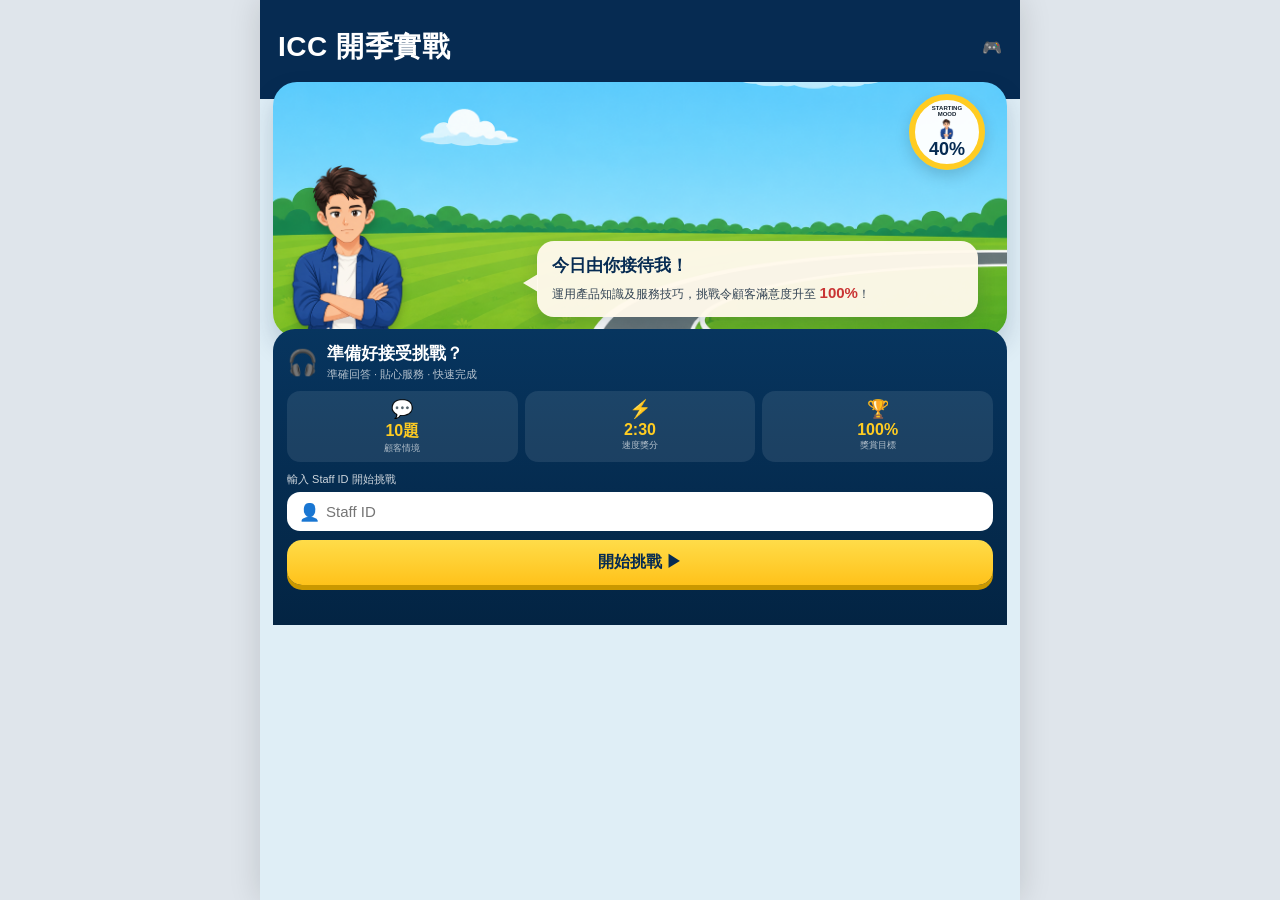
<file: index.html>
<!DOCTYPE html>
<html lang="zh-HK">
<head>
  <meta charset="UTF-8">
<meta
  name="viewport"
  content="width=device-width, initial-scale=1.0, viewport-fit=cover"
>
  <title>ICC 開季實戰</title>
  <link rel="stylesheet" href="style.css">
</head>
<body>
<main class="game-shell">

<section id="screenLanding" class="screen active">

  <div class="landing-game">

    <div class="landing-topbar">
      <h1>ICC 開季實戰</h1>
      <div class="game-icon">🎮</div>
    </div>

    <div class="landing-stage">

      <img
        class="landing-bg"
        src="images/racecourse-bg.png"
        alt=""
      >

      <img
        class="landing-customer"
        src="images/customer-neutral.png"
        alt="Customer"
      >

      <div class="landing-mood-card">
        <small>STARTING<br>MOOD</small>
        <img src="images/customer-neutral.png" alt="">
        <strong>40%</strong>
      </div>

      <div class="bubble landing-speech">
        <strong>今日由你接待我！</strong>
        <p>
          運用產品知識及服務技巧，挑戰令顧客滿意度升至
          <b>100%</b>！
        </p>
      </div>

    </div>


    <div class="landing-panel">

      <div class="landing-mission-title">
        <span class="mission-icon">🎧</span>

        <div>
          <h2>準備好接受挑戰？</h2>
          <p>準確回答 · 貼心服務 · 快速完成</p>
        </div>
      </div>


      <div class="landing-quick-info">

        <div class="quick-info-item">
          <span>💬</span>
          <strong>10題</strong>
          <small>顧客情境</small>
        </div>

        <div class="quick-info-item">
          <span>⚡</span>
          <strong>2:30</strong>
          <small>速度獎分</small>
        </div>

        <div class="quick-info-item">
          <span>🏆</span>
          <strong>100%</strong>
          <small>獎賞目標</small>
        </div>

      </div>


      <div class="staff-entry">

        <label for="staffId">
          輸入 Staff ID 開始挑戰
        </label>

        <div class="staff-input-wrap">
          <span class="staff-icon">👤</span>

          <input
            id="staffId"
            type="text"
            inputmode="numeric"
            autocomplete="off"
            placeholder="Staff ID"
          >
        </div>

      </div>


      <button
        id="goRulesBtn"
        class="yellow-btn landing-start-btn"
      >
        開始挑戰 ▶
      </button>

      <p
        id="landingMessage"
        class="status"
      ></p>

    </div>

  </div>

</section>

<section id="screenRules" class="screen">
    <div class="navy-header">
      <button id="backBtn" class="back-btn">‹</button>
      <h2>挑戰規則</h2>
      <span></span>
    </div>

    <div class="rules-page">
<div class="rules-person">
  <img
    src="images/customer-neutral.png"
    alt="Customer"
    class="rules-person-image"
  >
</div>
      <div class="bubble rules-bubble">
        <strong>你嘅任務</strong>
        <p>揀出最合適嘅回應，令顧客心情愈嚟愈好！</p>
      </div>

      <div class="rules-board">
        <div class="rule"><span>💬</span><div><b>10 個顧客情境</b><small>選擇最合適的回應</small></div></div>
        <div class="rule"><span>❤️</span><div><b>提升顧客滿意度</b><small>每個選擇都會影響 Customer Mood</small></div></div>
        <div class="rule"><span>⚡</span><div><b>2 分 30 秒內完成</b><small>可獲額外 10 分速度獎分</small></div></div>
        <div class="rule"><span>🏆</span><div><b>100% Happy Customer</b><small>達標即可符合獎賞資格</small></div></div>
      </div>

      <button id="startBtn" class="yellow-btn">開始接待顧客</button>
      <div class="tip">💡 撳開始後先正式計時</div>
    </div>
  </section>

  <section id="screenLoading" class="screen">
    <div class="loading-page">
      <div class="spinner"></div>
      <h2>顧客打緊電話入嚟喇…</h2>
      <p>載入題目中</p>
    </div>
  </section>

  <section id="screenGame" class="screen game-screen">
   <div class="game-head">
  <span>ICC 開季實戰</span>
</div>

    <div class="progress-bar-area">

  <div class="progress-title">

    <div>
      <small>對話進度</small>
      <strong id="questionCounter">1 / 10</strong>
    </div>

    <span id="questionType">Product</span>

  </div>

  <div id="stepDots" class="step-dots"></div>

  <div class="progress-timer">
    <span>⏱ 完成時間</span>
    <strong id="timerText">00:00</strong>
  </div>

</div>

    <div class="race-scene">

      <img
        id="customerFace"
        class="game-customer"
        src="images/customer-neutral.png"
        alt="Customer"
      >

      <div class="mood-gauge">
        <div class="mood-inner">
          <small>顧客心情</small>
          <img
            id="moodEmoji"
            class="mood-mini-face"
            src="images/customer-neutral.png"
            alt=""
          >
          <strong id="moodText">40%</strong>
        </div>
      </div>

      <!-- Customer question bubble -->
      <div class="customer-question-wrap">
        <div class="bubble customer-bubble">
          <div class="customer-bubble-label">顧客</div>
          <p id="questionText"></p>
        </div>
      </div>

    </div>

    <div class="answer-panel">
      <div class="answer-title">
        <span class="headset">🎧</span>
        <div>
          <h3>你會點樣回應顧客？</h3>
          <p>請選擇最合適的回應</p>
        </div>
      </div>

      <div id="answerList" class="answer-list"></div>
      <div class="tip">💡 準確資訊 + 清晰解釋 + 良好服務態度 = 滿意顧客</div>
    </div>

    <!-- ANSWER FEEDBACK POPUP -->
    <div id="feedbackModal" class="feedback-modal hidden" aria-hidden="true">

      <div class="feedback-modal-card" role="dialog" aria-modal="true" aria-labelledby="feedbackMoodTitle">

        <div class="feedback-modal-customer">
          <img
            id="feedbackMoodImage"
            src="images/customer-neutral.png"
            alt="Customer reaction"
          >
        </div>

        <div class="feedback-modal-text">
          <small id="feedbackMoodTitle"></small>
          <p id="feedbackReaction"></p>
        </div>

        <button
          id="modalNextBtn"
          class="yellow-btn modal-next-btn"
          type="button"
        >
          繼續 ▶
        </button>

      </div>

    </div>

  </section>

  <section id="screenResult" class="screen result-screen">
    <div class="result-title">挑戰完成！</div>

    <div class="result-scene">
      <div class="confetti">◆　■　●　◆　■　●</div>
    <img
  id="resultCustomer"
  class="result-person"
  src="images/customer-neutral.png"
  alt="Customer"
>

      <div class="bubble result-bubble">
        <span>今次你嘅表現……</span>
        <strong id="resultTitle">客戶非常滿意！</strong>
        <p id="resultMessage">你為顧客提供了專業又貼心嘅服務。</p>
      </div>

      <div class="final-gauge">
        <small>最終顧客心情</small>
<img
  id="resultFace"
  class="result-mini-face"
  src="images/customer-neutral.png"
  alt=""
>
        <strong id="finalMood">100%</strong>
      </div>
    </div>

    <div class="summary-card">
      <h3>表現總結</h3>
      <div class="summary-row"><span>🧠</span><b>產品知識準確度</b><strong id="productScore">7 / 7</strong></div>
      <div class="summary-row"><span>❤️</span><b>服務技巧表現</b><strong id="serviceScore">3 / 3</strong></div>
      <div class="summary-row"><span>⏱</span><b>完成時間</b><strong id="completionTime">02:18</strong></div>
      <div class="summary-row"><span>⚡</span><b>速度獎分</b><strong id="speedBonus">+10</strong></div>

      <div id="rewardBox" class="award">
        <span class="trophy">🏆</span>
        <div><strong>Happy Customer Award</strong><small>達到 100% 即符合獎賞資格 🎉</small></div>
      </div>

      <p id="submitStatus" class="status light"></p>
      <div class="result-buttons single-button">
  <button id="restartBtn" class="outline-btn">⌂ 返回主頁</button>
</div>
    </div>
  </section>

</main>
<script src="script.js"></script>
</body>
</html>
</file>
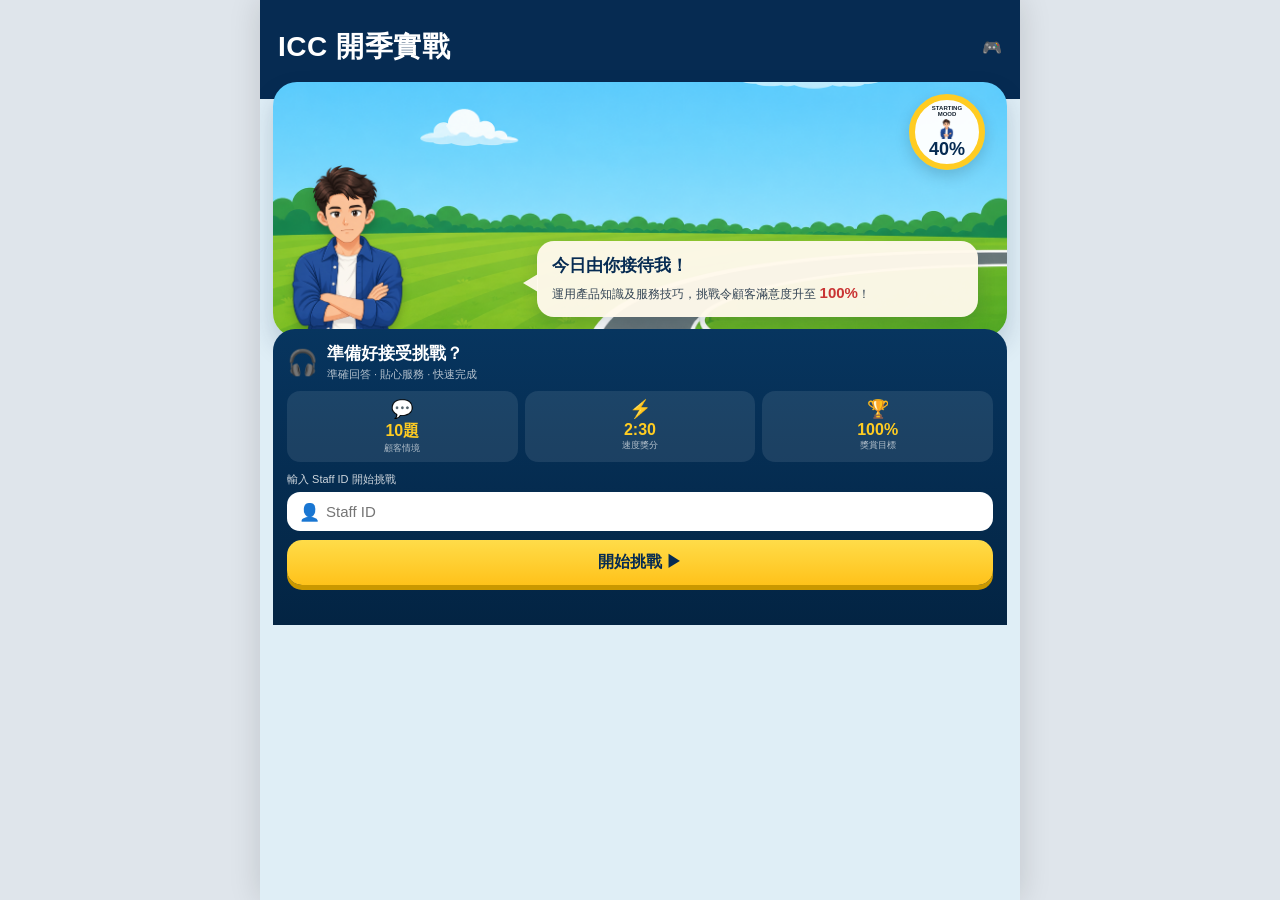
<file: index_cleaned.html>
<!DOCTYPE html>
<html lang="zh-HK">
<head>
  <meta charset="UTF-8">
<meta
  name="viewport"
  content="width=device-width, initial-scale=1.0, viewport-fit=cover"
>
  <title>ICC 開季實戰</title>
  <link rel="stylesheet" href="style.css">
</head>
<body>
<main class="game-shell">

<section id="screenLanding" class="screen active">

  <div class="landing-game">

    <div class="landing-topbar">
      <h1>ICC 開季實戰</h1>
      <div class="game-icon">🎮</div>
    </div>

    <div class="landing-stage">

      <img
        class="landing-bg"
        src="images/racecourse-bg.png"
        alt=""
      >

      <img
        class="landing-customer"
        src="images/customer-neutral.png"
        alt="Customer"
      >

      <div class="landing-mood-card">
        <small>STARTING<br>MOOD</small>
        <img src="images/customer-neutral.png" alt="">
        <strong>40%</strong>
      </div>

      <div class="bubble landing-speech">
        <strong>今日由你接待我！</strong>
        <p>
          運用產品知識及服務技巧，挑戰令顧客滿意度升至
          <b>100%</b>！
        </p>
      </div>

    </div>


    <div class="landing-panel">

      <div class="landing-mission-title">
        <span class="mission-icon">🎧</span>

        <div>
          <h2>準備好接受挑戰？</h2>
          <p>準確回答 · 貼心服務 · 快速完成</p>
        </div>
      </div>


      <div class="landing-quick-info">

        <div class="quick-info-item">
          <span>💬</span>
          <strong>10題</strong>
          <small>顧客情境</small>
        </div>

        <div class="quick-info-item">
          <span>⚡</span>
          <strong>2:30</strong>
          <small>速度獎分</small>
        </div>

        <div class="quick-info-item">
          <span>🏆</span>
          <strong>100%</strong>
          <small>獎賞目標</small>
        </div>

      </div>


      <div class="staff-entry">

        <label for="staffId">
          輸入 Staff ID 開始挑戰
        </label>

        <div class="staff-input-wrap">
          <span class="staff-icon">👤</span>

          <input
            id="staffId"
            type="text"
            inputmode="numeric"
            autocomplete="off"
            placeholder="Staff ID"
          >
        </div>

      </div>


      <button
        id="goRulesBtn"
        class="yellow-btn landing-start-btn"
      >
        開始挑戰 ▶
      </button>

      <p
        id="landingMessage"
        class="status"
      ></p>

    </div>

  </div>

</section>

<section id="screenRules" class="screen">
    <div class="navy-header">
      <button id="backBtn" class="back-btn">‹</button>
      <h2>挑戰規則</h2>
      <span></span>
    </div>

    <div class="rules-page">
      <div class="rules-person">🧑🏻</div>
      <div class="bubble rules-bubble">
        <strong>你嘅任務</strong>
        <p>揀出最合適嘅回應，令顧客心情愈嚟愈好！</p>
      </div>

      <div class="rules-board">
        <div class="rule"><span>💬</span><div><b>10 個顧客情境</b><small>選擇最合適的回應</small></div></div>
        <div class="rule"><span>❤️</span><div><b>提升顧客滿意度</b><small>每個選擇都會影響 Customer Mood</small></div></div>
        <div class="rule"><span>⚡</span><div><b>2 分 30 秒內完成</b><small>可獲額外 10 分速度獎分</small></div></div>
        <div class="rule"><span>🏆</span><div><b>100% Happy Customer</b><small>達標即可符合獎賞資格</small></div></div>
      </div>

      <button id="startBtn" class="yellow-btn">開始接待顧客</button>
      <div class="tip">💡 撳開始後先正式計時</div>
    </div>
  </section>

  <section id="screenLoading" class="screen">
    <div class="loading-page">
      <div class="spinner"></div>
      <h2>顧客打緊電話入嚟喇…</h2>
      <p>載入題目中</p>
    </div>
  </section>

  <section id="screenGame" class="screen game-screen">
   <div class="game-head">
  <span>ICC 開季實戰</span>
</div>

    <div class="progress-bar-area">

  <div class="progress-title">

    <div>
      <small>對話進度</small>
      <strong id="questionCounter">1 / 10</strong>
    </div>

    <span id="questionType">Product</span>

  </div>

  <div id="stepDots" class="step-dots"></div>

  <div class="progress-timer">
    <span>⏱ 完成時間</span>
    <strong id="timerText">00:00</strong>
  </div>

</div>

    <div class="race-scene">

      <img
        id="customerFace"
        class="game-customer"
        src="images/customer-neutral.png"
        alt="Customer"
      >

      <div class="mood-gauge">
        <div class="mood-inner">
          <small>顧客心情</small>
          <img
            id="moodEmoji"
            class="mood-mini-face"
            src="images/customer-neutral.png"
            alt=""
          >
          <strong id="moodText">40%</strong>
        </div>
      </div>

      <!-- Customer question bubble -->
      <div class="customer-question-wrap">
        <div class="bubble customer-bubble">
          <div class="customer-bubble-label">顧客</div>
          <p id="questionText"></p>
        </div>
      </div>

    </div>

    <div class="answer-panel">
      <div class="answer-title">
        <span class="headset">🎧</span>
        <div>
          <h3>你會點樣回應顧客？</h3>
          <p>請選擇最合適的回應</p>
        </div>
      </div>

      <div id="answerList" class="answer-list"></div>
      <div class="tip">💡 準確資訊 + 清晰解釋 + 良好服務態度 = 滿意顧客</div>
    </div>

    <!-- ANSWER FEEDBACK POPUP -->
    <div id="feedbackModal" class="feedback-modal hidden" aria-hidden="true">

      <div class="feedback-modal-card" role="dialog" aria-modal="true" aria-labelledby="feedbackMoodTitle">

        <div class="feedback-modal-customer">
          <img
            id="feedbackMoodImage"
            src="images/customer-neutral.png"
            alt="Customer reaction"
          >
        </div>

        <div class="feedback-modal-text">
          <small id="feedbackMoodTitle"></small>
          <p id="feedbackReaction"></p>
        </div>

        <button
          id="modalNextBtn"
          class="yellow-btn modal-next-btn"
          type="button"
        >
          繼續 ▶
        </button>

      </div>

    </div>

  </section>

  <section id="screenResult" class="screen result-screen">
    <div class="result-title">挑戰完成！</div>

    <div class="result-scene">
      <div class="confetti">◆　■　●　◆　■　●</div>
    <img
  id="resultCustomer"
  class="result-person"
  src="images/customer-neutral.png"
  alt="Customer"
>

      <div class="bubble result-bubble">
        <span>今次你嘅表現……</span>
        <strong id="resultTitle">客戶非常滿意！</strong>
        <p id="resultMessage">你為顧客提供了專業又貼心嘅服務。</p>
      </div>

      <div class="final-gauge">
        <small>最終顧客心情</small>
<img
  id="resultFace"
  class="result-mini-face"
  src="images/customer-neutral.png"
  alt=""
>
        <strong id="finalMood">100%</strong>
      </div>
    </div>

    <div class="summary-card">
      <h3>表現總結</h3>
      <div class="summary-row"><span>🧠</span><b>產品知識準確度</b><strong id="productScore">7 / 7</strong></div>
      <div class="summary-row"><span>❤️</span><b>服務技巧表現</b><strong id="serviceScore">3 / 3</strong></div>
      <div class="summary-row"><span>⏱</span><b>完成時間</b><strong id="completionTime">02:18</strong></div>
      <div class="summary-row"><span>⚡</span><b>速度獎分</b><strong id="speedBonus">+10</strong></div>

      <div id="rewardBox" class="award">
        <span class="trophy">🏆</span>
        <div><strong>Happy Customer Award</strong><small>達到 100% 即符合獎賞資格 🎉</small></div>
      </div>

      <p id="submitStatus" class="status light"></p>
      <div class="result-buttons single-button">
  <button id="restartBtn" class="outline-btn">⌂ 返回主頁</button>
</div>
    </div>
  </section>

</main>
<script src="script.js"></script>
</body>
</html>
</file>
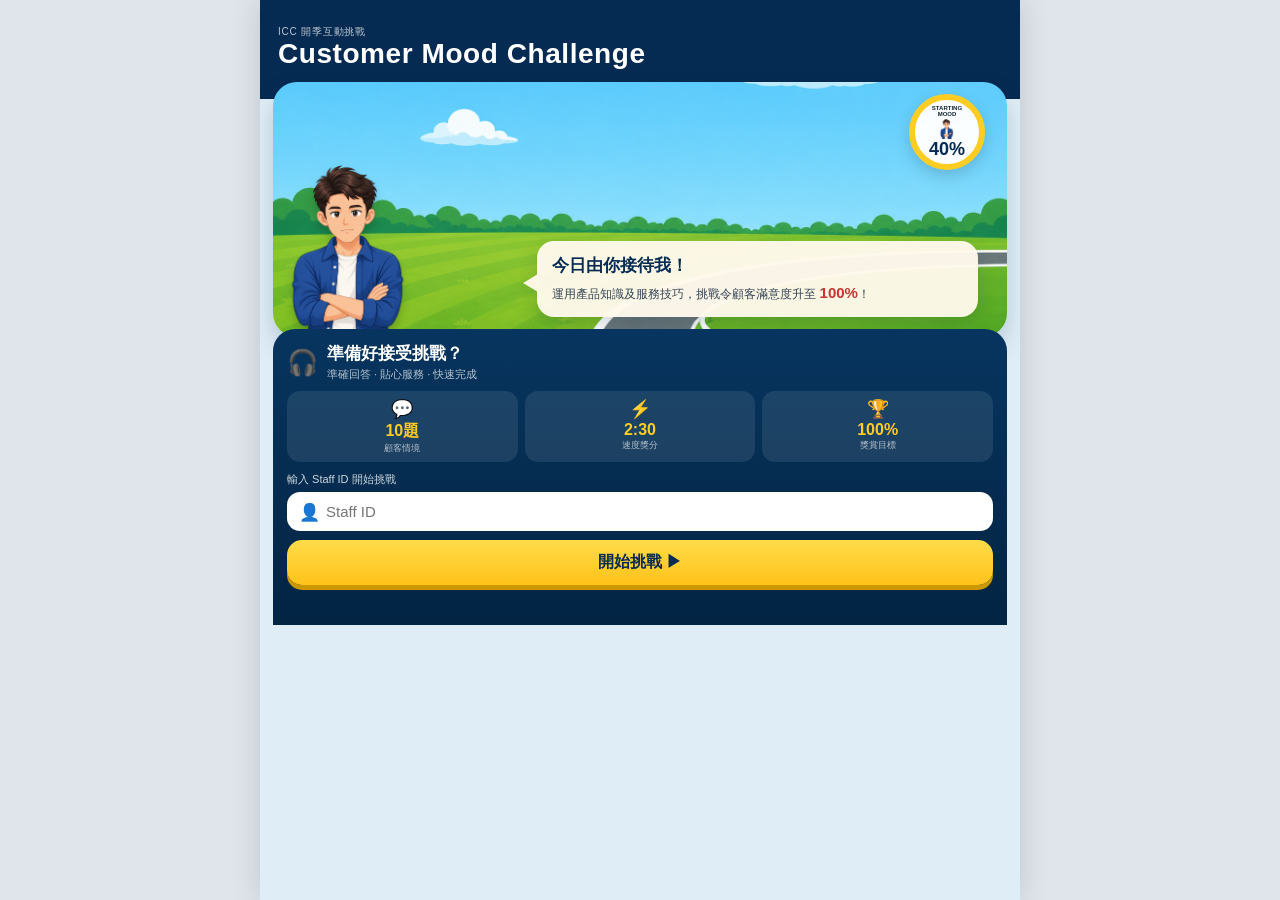
<file: index_popup_question_bubble.html>
<!DOCTYPE html>
<html lang="zh-HK">
<head>
  <meta charset="UTF-8">
<meta
  name="viewport"
  content="width=device-width, initial-scale=1.0, viewport-fit=cover"
>
  <title>Customer Mood Challenge</title>
  <link rel="stylesheet" href="style.css">
</head>
<body>
<main class="game-shell">

<section id="screenLanding" class="screen active">
  <div class="landing-game">
    <div class="landing-topbar">
      <div>
        <span class="landing-kicker">ICC 開季互動挑戰</span>
        <h1>Customer Mood Challenge</h1>
      </div>
      <div class="landing-badge">🎮</div>
    </div>

    <div class="landing-stage">
      <img class="landing-bg" src="images/racecourse-bg.png" alt="">
      <img class="landing-customer" src="images/customer-neutral.png" alt="Customer">

      <div class="landing-mood-card">
        <small>STARTING<br>MOOD</small>
        <img src="images/customer-neutral.png" alt="">
        <strong>40%</strong>
      </div>

      <div class="bubble landing-speech">
        <strong>今日由你接待我！</strong>
        <p>運用產品知識及服務技巧，挑戰令顧客滿意度升至 <b>100%</b>！</p>
      </div>
    </div>

    <div class="landing-panel">
      <div class="landing-mission-title">
        <span class="mission-icon">🎧</span>
        <div>
          <h2>準備好接受挑戰？</h2>
          <p>準確回答 · 貼心服務 · 快速完成</p>
        </div>
      </div>

      <div class="landing-quick-info">
        <div class="quick-info-item"><span>💬</span><strong>10題</strong><small>顧客情境</small></div>
        <div class="quick-info-item"><span>⚡</span><strong>2:30</strong><small>速度獎分</small></div>
        <div class="quick-info-item"><span>🏆</span><strong>100%</strong><small>獎賞目標</small></div>
      </div>

      <div class="staff-entry">
        <label for="staffId">輸入 Staff ID 開始挑戰</label>
        <div class="staff-input-wrap">
          <span class="staff-icon">👤</span>
          <input id="staffId" type="text" inputmode="numeric" autocomplete="off" placeholder="Staff ID">
        </div>
      </div>

      <button id="goRulesBtn" class="yellow-btn landing-start-btn">開始挑戰 ▶</button>
      <p id="landingMessage" class="status"></p>
    </div>
  </div>
</section>

<section id="screenRules" class="screen">
    <div class="navy-header">
      <button id="backBtn" class="back-btn">‹</button>
      <h2>挑戰規則</h2>
      <span></span>
    </div>

    <div class="rules-page">
      <div class="rules-person">🧑🏻</div>
      <div class="bubble rules-bubble">
        <strong>你嘅任務</strong>
        <p>揀出最合適嘅回應，令顧客心情愈嚟愈好！</p>
      </div>

      <div class="rules-board">
        <div class="rule"><span>💬</span><div><b>10 個顧客情境</b><small>選擇最合適的回應</small></div></div>
        <div class="rule"><span>❤️</span><div><b>提升顧客滿意度</b><small>每個選擇都會影響 Customer Mood</small></div></div>
        <div class="rule"><span>⚡</span><div><b>2 分 30 秒內完成</b><small>可獲額外 10 分速度獎分</small></div></div>
        <div class="rule"><span>🏆</span><div><b>100% Happy Customer</b><small>達標即可符合獎賞資格</small></div></div>
      </div>

      <button id="startBtn" class="yellow-btn">開始接待顧客</button>
      <div class="tip">💡 撳開始後先正式計時</div>
    </div>
  </section>

  <section id="screenLoading" class="screen">
    <div class="loading-page">
      <div class="spinner"></div>
      <h2>顧客打緊電話入嚟喇…</h2>
      <p>載入題目中</p>
    </div>
  </section>

  <section id="screenGame" class="screen game-screen">
    <div class="game-head">
      <span>Customer Mood Challenge</span>
      <div class="time-chip">⏱ <strong id="timerText">00:00</strong></div>
    </div>

    <div class="progress-bar-area">
      <div class="progress-title">
        <div><small>對話進度</small><strong id="questionCounter">1 / 10</strong></div>
        <span id="questionType">Product</span>
      </div>
      <div id="stepDots" class="step-dots"></div>
    </div>

    <div class="race-scene">

      <img
        id="customerFace"
        class="game-customer"
        src="images/customer-neutral.png"
        alt="Customer"
      >

      <div class="mood-gauge">
        <div class="mood-inner">
          <small>顧客心情</small>
          <img
            id="moodEmoji"
            class="mood-mini-face"
            src="images/customer-neutral.png"
            alt=""
          >
          <strong id="moodText">40%</strong>
        </div>
      </div>

      <!-- Customer question bubble -->
      <div class="customer-question-wrap">
        <div class="bubble customer-bubble">
          <div class="customer-bubble-label">顧客</div>
          <p id="questionText"></p>
        </div>
      </div>

    </div>

    <div class="answer-panel">
      <div class="answer-title">
        <span class="headset">🎧</span>
        <div>
          <h3>你會點樣回應顧客？</h3>
          <p>請選擇最合適的回應</p>
        </div>
      </div>

      <div id="answerList" class="answer-list"></div>
      <div class="tip">💡 準確資訊 + 清晰解釋 + 良好服務態度 = 滿意顧客</div>
    </div>

    <!-- ANSWER FEEDBACK POPUP -->
    <div id="feedbackModal" class="feedback-modal hidden" aria-hidden="true">

      <div class="feedback-modal-card" role="dialog" aria-modal="true" aria-labelledby="feedbackMoodTitle">

        <div class="feedback-modal-customer">
          <img
            id="feedbackMoodImage"
            src="images/customer-neutral.png"
            alt="Customer reaction"
          >
        </div>

        <div class="feedback-modal-text">
          <small id="feedbackMoodTitle"></small>
          <p id="feedbackReaction"></p>
        </div>

        <button
          id="modalNextBtn"
          class="yellow-btn modal-next-btn"
          type="button"
        >
          繼續 ▶
        </button>

      </div>

    </div>

  </section>

  <section id="screenResult" class="screen result-screen">
    <div class="result-title">挑戰完成！</div>

    <div class="result-scene">
      <div class="confetti">◆　■　●　◆　■　●</div>
    <img
  id="resultCustomer"
  class="result-person"
  src="images/customer-neutral.png"
  alt="Customer"
>

      <div class="bubble result-bubble">
        <span>今次你嘅表現……</span>
        <strong id="resultTitle">客戶非常滿意！</strong>
        <p id="resultMessage">你為顧客提供了專業又貼心嘅服務。</p>
      </div>

      <div class="final-gauge">
        <small>最終顧客心情</small>
<img
  id="resultFace"
  class="result-mini-face"
  src="images/customer-neutral.png"
  alt=""
>
        <strong id="finalMood">100%</strong>
      </div>
    </div>

    <div class="summary-card">
      <h3>表現總結</h3>
      <div class="summary-row"><span>🧠</span><b>產品知識準確度</b><strong id="productScore">7 / 7</strong></div>
      <div class="summary-row"><span>❤️</span><b>服務技巧表現</b><strong id="serviceScore">3 / 3</strong></div>
      <div class="summary-row"><span>⏱</span><b>完成時間</b><strong id="completionTime">02:18</strong></div>
      <div class="summary-row"><span>⚡</span><b>速度獎分</b><strong id="speedBonus">+10</strong></div>

      <div id="rewardBox" class="award">
        <span class="trophy">🏆</span>
        <div><strong>Happy Customer Award</strong><small>達到 100% 即符合獎賞資格 🎉</small></div>
      </div>

      <p id="submitStatus" class="status light"></p>
      <div class="result-buttons single-button">
  <button id="restartBtn" class="outline-btn">⌂ 返回主頁</button>
</div>
    </div>
  </section>

</main>
<script src="script.js"></script>
</body>
</html>
</file>
<file: style.css>
:root{
  --navy:#062b52;--navy2:#031f3a;--blue:#2d8dca;--yellow:#ffcc22;
  --cream:#fff9ec;--green:#54a83f;--red:#c93434;--ink:#14212f;
}
*{box-sizing:border-box}
html,body{margin:0;min-height:100%;background:#dfe5eb}
body{font-family:-apple-system,BlinkMacSystemFont,"Segoe UI","PingFang HK","Noto Sans TC","Microsoft JhengHei",sans-serif;color:var(--ink)}
button,input{font:inherit}
button{cursor:pointer}
.game-shell{width:min(760px,100%);min-height:100vh;margin:auto;background:#fff;overflow:hidden;box-shadow:0 0 30px rgba(0,0,0,.14)}
.screen{display:none}.screen.active{display:block}.hidden{display:none!important}

/* landing legacy styles removed - using NEW LANDING PAGE below */

/* buttons */
.yellow-btn{width:100%;margin-top:13px;border:0;border-radius:15px;padding:14px 16px;background:linear-gradient(#ffdc49,#ffc21a);color:var(--navy);font-weight:900;box-shadow:0 5px 0 #ca9800}
.yellow-btn:active{transform:translateY(2px);box-shadow:0 3px 0 #ca9800}
.status{min-height:18px;text-align:center;color:#6c7683;font-size:13px;margin:10px 0 0}
.status.light{color:#fff}

/* rules */
.navy-header{height:70px;background:linear-gradient(var(--navy),var(--navy2));color:#fff;display:grid;grid-template-columns:48px 1fr 48px;align-items:center;padding:8px 16px}
.navy-header h2{text-align:center;margin:0;font-size:24px}.back-btn{width:40px;height:40px;border:0;border-radius:12px;background:rgba(255,255,255,.1);color:#fff;font-size:34px;line-height:1}
.rules-page{min-height:calc(100vh - 70px);padding:20px 17px 32px;background:linear-gradient(#84cef2 0 30%,#edf5f8 30%)}
.rules-person{text-align:center;font-size:104px;line-height:1}.rules-bubble{width:88%;margin:-7px auto 17px}
.rules-board{background:var(--navy);border-radius:20px;padding:12px;display:grid;gap:9px;box-shadow:0 12px 22px rgba(0,36,65,.2)}
.rule{display:flex;gap:12px;align-items:center;background:#fff;border-radius:13px;padding:12px}.rule>span{font-size:27px}.rule b,.rule small{display:block}.rule small{margin-top:3px;color:#6b7580}
.tip{margin-top:13px;padding:10px 12px;border-radius:11px;background:rgba(6,43,82,.9);color:#fff;text-align:center;font-size:13px}

/* loading */
.loading-page{min-height:100vh;display:flex;flex-direction:column;align-items:center;justify-content:center;background:linear-gradient(#88d3f6,#eef8fc)}
.spinner{width:56px;height:56px;border:7px solid rgba(6,43,82,.18);border-top-color:var(--navy);border-radius:50%;animation:spin .8s linear infinite}
@keyframes spin{to{transform:rotate(360deg)}}.loading-page h2{margin:17px 0 4px}.loading-page p{color:#687583}

/* game */
.game-screen{min-height:100vh;background:var(--navy)}
.game-head{height:68px;padding:0 17px;background:linear-gradient(var(--navy),var(--navy2));color:#fff;display:flex;align-items:center;justify-content:space-between;font-weight:800}
.time-chip{padding:9px 11px;background:rgba(255,255,255,.12);border-radius:11px}
.progress-bar-area{padding:9px 16px 12px;background:linear-gradient(#217bb9,#409fd4);color:#fff}
.progress-title{display:flex;justify-content:space-between;align-items:end}.progress-title small{display:block}.progress-title strong{display:block;font-size:23px;color:var(--yellow)}.progress-title>span{font-size:12px;background:rgba(0,0,0,.18);padding:5px 9px;border-radius:999px}
.step-dots{display:grid;grid-template-columns:repeat(10,1fr);gap:5px;margin-top:6px}.step-dot{height:29px;border-radius:50%;display:grid;place-items:center;background:rgba(5,45,83,.5);font-size:12px;font-weight:800}.step-dot.active,.step-dot.done{background:var(--yellow);color:var(--navy)}.step-dot.active{transform:scale(1.1)}

.race-scene {
  position: relative;
  height: 390px;
  overflow: hidden;

  background-image: url("images/racecourse-bg.png");
  background-size: cover;
  background-position: center center;
  background-repeat: no-repeat;
}
.game-customer{position:absolute;left:5%;bottom:14px;font-size:160px;z-index:2;filter:drop-shadow(0 5px 3px rgba(0,0,0,.16))}
.customer-bubble{position:absolute;left:38%;bottom:32px;width:49%;min-height:120px;z-index:3}.customer-bubble strong{color:var(--navy)}.customer-bubble p{font-size:16px}
.mood-gauge{position:absolute;right:4%;top:18px;width:118px;height:118px;border-radius:50%;padding:9px;background:conic-gradient(var(--yellow) 0 40%,#e8e8e8 40%);box-shadow:0 7px 18px rgba(0,0,0,.16);z-index:4}
.mood-inner{height:100%;border-radius:50%;background:#fffdf8;display:flex;flex-direction:column;align-items:center;justify-content:center}.mood-inner small{font-weight:800}.mood-inner span{font-size:27px}.mood-inner strong{font-size:26px}

.answer-panel{margin-top:-1px;padding:17px 15px;background:linear-gradient(var(--navy),var(--navy2));border-radius:22px 22px 0 0}
.answer-title{display:flex;align-items:center;gap:10px;color:#fff;margin-bottom:11px}.headset{font-size:32px}.answer-title h3{margin:0;font-size:20px}.answer-title p{margin:2px 0 0;font-size:13px;opacity:.8}
.answer-list{display:grid;gap:9px}.answer-btn{width:100%;min-height:66px;border:0;border-radius:14px;background:#fff;padding:13px 13px 13px 57px;text-align:left;position:relative;line-height:1.45;color:var(--ink);box-shadow:0 2px 0 rgba(0,0,0,.18)}
.answer-letter{position:absolute;left:12px;top:50%;transform:translateY(-50%);width:34px;height:34px;border-radius:50%;display:grid;place-items:center;background:var(--navy);color:#fff;font-weight:900}.answer-btn.selected{outline:4px solid rgba(255,204,34,.88);background:#fffbee}.answer-btn:disabled{opacity:1;color:var(--ink)}
.feedback{margin-top:11px;background:#e8f4ff;border-radius:13px;padding:12px;color:#0a355a}.feedback strong{display:block}

/* result */
.result-screen{min-height:100vh;background:linear-gradient(#0c4874,#164d6d)}
.result-title{height:78px;background:linear-gradient(var(--navy),var(--navy2));color:var(--yellow);font-size:31px;font-weight:900;display:grid;place-items:center}
.result-scene {
  height: 370px;
  position: relative;
  overflow: hidden;

  background-image: url("images/racecourse-bg.png");
  background-size: cover;
  background-position: center center;
  background-repeat: no-repeat;
}
.confetti{position:absolute;left:0;right:0;top:8px;text-align:center;color:#ffcc22;letter-spacing:18px;font-size:18px;z-index:5}
.result-person{position:absolute;left:8%;bottom:0;font-size:155px;z-index:2}.result-bubble{position:absolute;left:4%;top:22px;width:60%;z-index:4}.result-bubble>span{font-size:13px}.result-bubble strong{font-size:24px;color:var(--red);margin-top:5px}.result-bubble p{margin:5px 0 0}
.final-gauge{position:absolute;right:3%;top:38px;width:148px;height:148px;border-radius:50%;background:#fffdf8;border:11px solid var(--green);z-index:4;display:flex;flex-direction:column;align-items:center;justify-content:center}.final-gauge small{font-weight:800}.final-gauge span{font-size:34px}.final-gauge strong{font-size:35px;color:#3f8f32}

.summary-card{position:relative;z-index:6;margin:-9px 14px 20px;padding:15px;border-radius:19px;background:var(--navy);color:#fff;box-shadow:0 14px 24px rgba(0,0,0,.2)}.summary-card h3{margin:0 0 10px}
.summary-row{display:grid;grid-template-columns:36px 1fr auto;align-items:center;background:#fff;color:var(--ink);padding:12px;border-bottom:1px solid #e3e3e3}.summary-row:first-of-type{border-radius:13px 13px 0 0}.summary-row:nth-of-type(4){border-radius:0 0 13px 13px}.summary-row>span{font-size:22px}.summary-row strong{font-size:19px;color:#448f37}
.award{margin-top:13px;padding:13px;border-radius:14px;background:linear-gradient(120deg,#fff1b3,#ffe098);color:#5a3900;display:flex;align-items:center;gap:11px}.trophy{font-size:42px}.award strong,.award small{display:block}.award small{margin-top:3px}
.result-buttons{display:grid;grid-template-columns:1fr 1fr;gap:9px;margin-top:11px}.white-btn,.outline-btn{padding:13px;border-radius:13px;font-weight:900}.white-btn{border:0;background:#fff;color:var(--navy)}.outline-btn{border:2px solid #fff;background:transparent;color:#fff}

@media(max-width:560px){
  .game-head{font-size:16px}.race-scene{height:350px}.game-customer{font-size:132px;left:1%}
  .customer-bubble{left:34%;width:63%;bottom:24px}.mood-gauge{width:102px;height:102px;right:2%;top:12px}
  .mood-inner span{font-size:22px}.mood-inner strong{font-size:21px}.answer-title h3{font-size:18px}
  .result-person{font-size:125px;left:2%}.result-bubble{width:68%}.final-gauge{width:120px;height:120px;top:177px;right:2%}.final-gauge strong{font-size:28px}
  .result-buttons{grid-template-columns:1fr}
}
/* ===== MOBILE COMPACT LAYOUT ===== */
@media (max-width: 560px) {

  /* 頂部收窄少少 */
  .game-head {
    height: 58px;
    padding: 0 14px;
  }

  .game-title {
    font-size: 15px;
  }

  .time-chip {
    padding: 7px 9px;
    font-size: 14px;
  }

  /* progress area 收窄 */
  .progress-bar-area {
    padding: 7px 14px 9px;
  }

  .progress-title strong {
    font-size: 21px;
  }

  .step-dots {
    gap: 4px;
    margin-top: 4px;
  }

  .step-dot {
    height: 26px;
    font-size: 11px;
  }

  /* 最主要：縮短場景高度 */
  .race-scene {
    height: 300px;
  }

  /* 顧客細少少 */
  .game-customer {
    font-size: 108px;
    left: 2%;
    bottom: 12px;
  }

  /* mood meter 細少少 */
  .mood-gauge {
    width: 88px;
    height: 88px;
    right: 2%;
    top: 10px;
    padding: 7px;
  }

  .mood-inner small {
    font-size: 9px;
  }

  .mood-inner span {
    font-size: 18px;
  }

  .mood-inner strong {
    font-size: 19px;
  }

  /* speech bubble 收細 */
  .customer-bubble {
    left: 34%;
    width: 63%;
    bottom: 18px;
    min-height: 96px;
    padding: 11px 13px;
  }

  .customer-bubble strong {
    font-size: 13px;
  }

  .customer-bubble p {
    font-size: 14px;
    line-height: 1.4;
    margin-top: 4px;
  }

  /* answer panel 收窄 */
  .answer-panel {
    padding: 13px 14px 18px;
  }

  .answer-title {
    margin-bottom: 8px;
  }

  .headset {
    font-size: 26px;
  }

  .answer-title h3 {
    font-size: 17px;
  }

  .answer-title p {
    font-size: 12px;
  }

  /* 選項高度壓縮 */
  .answer-list {
    gap: 7px;
  }

  .answer-btn {
    min-height: 54px;
    padding: 10px 12px 10px 52px;
    font-size: 14px;
    line-height: 1.35;
    border-radius: 13px;
  }

  .answer-letter {
    width: 30px;
    height: 30px;
    left: 11px;
    font-size: 14px;
  }

  /* feedback 收窄 */
  .feedback {
    margin-top: 8px;
    padding: 9px 11px;
    font-size: 13px;
  }

  /* 繼續掣 keep normal flow */
  #nextBtn {
    position: static !important;
    width: 100%;
    margin-top: 9px;
    padding: 12px 14px;
  }

  /* 最底提示都細少少 */
  .tip {
    margin-top: 9px;
    padding: 8px 10px;
    font-size: 11px;
  }
}
/* ===== MOBILE RESULT PAGE COMPACT ===== */
@media (max-width: 560px) {

  /* 頂部標題縮短 */
  .result-title {
    height: 60px;
    font-size: 26px;
  }

  /* Result 場景由 370px 縮短 */
  .result-scene {
    height: 270px;
  }

  /* 顧客細啲 */
  .result-person {
    font-size: 100px;
    left: 2%;
    bottom: 0;
  }

  /* 上方評語框縮細 */
  .result-bubble {
    left: 4%;
    top: 14px;
    width: 66%;
    padding: 11px 13px;
    border-radius: 16px;
  }

  .result-bubble > span {
    font-size: 11px;
  }

  .result-bubble strong {
    font-size: 20px;
    margin-top: 3px;
  }

  .result-bubble p {
    font-size: 13px;
    line-height: 1.35;
    margin-top: 4px;
  }

  /* 100% gauge 細啲及移高 */
  .final-gauge {
    width: 100px;
    height: 100px;
    top: 135px;
    right: 2%;
    border-width: 8px;
  }

  .final-gauge small {
    font-size: 9px;
  }

  .final-gauge span {
    font-size: 23px;
  }

  .final-gauge strong {
    font-size: 25px;
  }

  /* Summary card 整體收窄 */
  .summary-card {
    margin: -6px 10px 14px;
    padding: 12px;
    border-radius: 17px;
  }

  .summary-card h3 {
    margin: 0 0 7px;
    font-size: 18px;
  }

  /* 四行結果收窄 */
  .summary-row {
    grid-template-columns: 30px 1fr auto;
    padding: 8px 10px;
    min-height: 48px;
  }

  .summary-row > span {
    font-size: 18px;
  }

  .summary-row b {
    font-size: 14px;
  }

  .summary-row strong {
    font-size: 17px;
  }

  /* Award card 收窄 */
  .award {
    margin-top: 9px;
    padding: 9px 11px;
    gap: 9px;
  }

  .trophy {
    font-size: 32px;
  }

  .award strong {
    font-size: 15px;
  }

  .award small {
    font-size: 11px;
  }

  /* 儲存成績文字唔好佔太多位 */
  #submitStatus {
    margin: 7px 0 0;
    min-height: 14px;
    font-size: 11px;
  }

  /* 底部兩個按鈕再矮少少 */
  .result-buttons {
    margin-top: 8px;
    gap: 7px;
  }

  .white-btn,
  .outline-btn {
    padding: 10px 8px;
    font-size: 14px;
  }
}

/* =================================================
   LOCK GAME TO VIEWPORT - NO PAGE SCROLL
================================================= */

html,
body {
  width: 100%;
  height: 100%;
  margin: 0;

  overflow: hidden;
  overscroll-behavior: none;
}

body {
  position: fixed;
  inset: 0;

  width: 100%;
  height: 100dvh;

  touch-action: manipulation;
}


/* 整隻 game 固定喺 browser viewport */
.game-shell {
  position: fixed;

  top: 0;
  left: 50%;

  transform: translateX(-50%);

  width: min(760px, 100%);
  height: 100dvh;

  min-height: 0;

  overflow: hidden;
}


/* 每一頁都固定一個 viewport 高度 */
.screen {
  position: absolute;

  inset: 0;

  width: 100%;
  height: 100%;

  overflow: hidden;

  display: none;
}


.screen.active {
  display: block;
}


/* Landing */
.landing-screen {
  height: 100%;
  min-height: 0;
  overflow: hidden;
}


/* Result */
.result-screen {
  height: 100%;
  min-height: 0;

  overflow: hidden;
}


/* Loading */
.loading-page {
  height: 100%;
  min-height: 0;
}
.result-buttons.single-button {
  grid-template-columns: 1fr;
}


/* =================================================
   CUSTOMER IMAGE STATES
   Replaces the previous emoji-based character sizing
================================================= */

.game-customer {
  position: absolute;
  left: 5%;
  bottom: 14px;
  width: 155px;
  height: 190px;
  object-fit: contain;
  object-position: center bottom;
  z-index: 2;
  filter: drop-shadow(0 6px 4px rgba(0,0,0,.18));
}

.mood-mini-face {
  display: block;
  width: 30px;
  height: 30px;
  object-fit: contain;
  margin: 2px auto 0;
}

.result-person {
  position: absolute;
  left: 8%;
  bottom: 0;
  width: 150px;
  height: 175px;
  object-fit: contain;
  object-position: center bottom;
  z-index: 2;
  filter: drop-shadow(0 6px 4px rgba(0,0,0,.16));
}

.result-mini-face {
  display: block;
  width: 34px;
  height: 34px;
  object-fit: contain;
  margin: 2px auto;
}

img.game-customer,
img.result-person,
img.mood-mini-face,
img.result-mini-face {
  max-width: none;
}

@media (max-width: 560px) {
  .game-customer {
    left: 2%;
    bottom: 10px;
    width: 112px;
    height: 142px;
  }

  .mood-mini-face {
    width: 23px;
    height: 23px;
  }

  .result-person {
    left: 2%;
    bottom: 0;
    width: 105px;
    height: 130px;
  }

  .result-mini-face {
    width: 25px;
    height: 25px;
  }

  .mood-inner,
  .final-gauge {
    gap: 0;
  }
  .race-scene {
    background-position: 48% center;
  }

  .result-scene {
    background-position: 52% center;
  }
}
/* =================================================
   LANDING PAGE - CLEAN GAME VERSION
================================================= */

.landing-game {
  width: 100%;
  height: 100%;
  overflow: hidden;

  background:
    linear-gradient(
      180deg,
      #062b52 0 11%,
      #dfeef6 11% 100%
    );
}


/* ---------- TOP ---------- */

.landing-topbar {
  height: 78px;

  padding: 13px 18px;

  display: flex;
  align-items: center;
  justify-content: space-between;

  color: white;
}


.landing-kicker {
  display: block;

  font-size: 10px;
  letter-spacing: .08em;

  opacity: .72;
}


.landing-topbar h1 {
  margin: 3px 0 0;

  font-size: 21px;
  line-height: 1.05;
}


.landing-badge {
  width: 39px;
  height: 39px;

  border-radius: 12px;

  display: grid;
  place-items: center;

  background:
    rgba(255,255,255,.12);

  font-size: 19px;
}


/* ---------- SCENE ---------- */

.landing-stage {
  position: relative;

  height: 275px;

  margin: 0 13px;

  overflow: hidden;

  border-radius: 24px;

  box-shadow:
    0 12px 25px
    rgba(0,34,67,.18);
}


.landing-bg {
  position: absolute;

  inset: 0;

  width: 100%;
  height: 100%;

  object-fit: cover;

  object-position: center;

  z-index: 0;
}


/* REAL CUSTOMER IMAGE */

.landing-customer {
  position: absolute;

  left: 1%;
  bottom: -4px;

  width: 132px;
  height: 185px;

  object-fit: contain;
  object-position: center bottom;

  z-index: 2;

  filter:
    drop-shadow(
      0 6px 4px
      rgba(0,0,0,.18)
    );
}


/* ---------- SPEECH ---------- */

.landing-speech {
  position: absolute;

  left: 34%;
  right: 4%;
  bottom: 20px;

  z-index: 4;

  padding: 12px 14px;

  border-radius: 17px;
}


.landing-speech strong {
  font-size: 16px;

  color: var(--navy);
}


.landing-speech p {
  margin: 4px 0 0;

  font-size: 12px;
  line-height: 1.4;
}


.landing-speech b {
  color: var(--red);

  font-size: 15px;
}


/* speech bubble arrow */

.landing-speech::after {
  content: "";

  position: absolute;

  left: -14px;
  bottom: 24px;

  width: 0;
  height: 0;

  border-top: 8px solid transparent;
  border-bottom: 8px solid transparent;
  border-right: 15px solid var(--cream);
}


/* ---------- STARTING MOOD ---------- */

.landing-mood-card {
  position: absolute;

  right: 3%;
  top: 12px;

  width: 76px;
  height: 76px;

  z-index: 6;

  border-radius: 50%;

  border:
    6px solid
    var(--yellow);

  background:
    rgba(255,255,255,.97);

  display: flex;
  flex-direction: column;
  justify-content: center;
  align-items: center;

  box-shadow:
    0 6px 15px
    rgba(0,0,0,.15);
}


.landing-mood-card small {
  font-size: 6px;

  line-height: .95;

  text-align: center;

  font-weight: 800;
}


.landing-mood-card img {
  width: 20px;
  height: 20px;

  object-fit: contain;

  margin: 1px 0;
}


.landing-mood-card strong {
  color: var(--navy);

  font-size: 18px;

  line-height: 1;
}


/* ---------- LOWER PANEL ---------- */

.landing-panel {
  position: relative;

  z-index: 10;

  margin:
    -10px 18px 0;

  padding:
    15px 14px 14px;

  border-radius:
    22px 22px 0 0;

  background:
    linear-gradient(
      180deg,
      #07355f,
      #032443
    );

  color: white;
}


/* TITLE */

.landing-mission-title {
  display: flex;

  align-items: center;

  gap: 9px;
}


.mission-icon {
  font-size: 25px;
}


.landing-mission-title h2 {
  margin: 0;

  font-size: 17px;
}


.landing-mission-title p {
  margin: 2px 0 0;

  font-size: 11px;

  opacity: .7;
}


/* ---------- QUICK INFO ---------- */

.landing-quick-info {
  display: grid;

  grid-template-columns:
    repeat(3, 1fr);

  gap: 7px;

  margin:
    11px 0 12px;
}


.quick-info-item {
  padding:
    7px 4px;

  border-radius: 13px;

  background:
    rgba(255,255,255,.09);

  text-align: center;
}


.quick-info-item span,
.quick-info-item strong,
.quick-info-item small {
  display: block;
}


.quick-info-item span {
  font-size: 18px;
}


.quick-info-item strong {
  margin-top: 1px;

  font-size: 16px;

  color: var(--yellow);
}


.quick-info-item small {
  font-size: 9px;

  opacity: .67;
}


/* ---------- STAFF ID ---------- */

.staff-entry {
  margin-top: 5px;
}


.staff-entry label {
  display: block;

  margin-bottom: 5px;

  font-size: 11px;

  opacity: .8;
}


.staff-input-wrap {
  position: relative;
}


.staff-icon {
  position: absolute;

  left: 12px;
  top: 50%;

  transform:
    translateY(-50%);

  font-size: 17px;

  z-index: 2;
}


.staff-input-wrap input {
  width: 100%;

  padding:
    11px 11px
    11px 39px;

  border: none;

  border-radius: 13px;

  background: white;

  color: var(--ink);

  font-size: 15px;

  outline: none;
}


.staff-input-wrap input:focus {
  box-shadow:
    0 0 0 3px
    rgba(255,204,34,.45);
}


.landing-start-btn {
  margin-top: 10px;

  padding:
    12px 14px;
}

/* =================================================
   LANDING FINAL FIX
================================================= */
#screenLanding { background:#dfeef6; }
#screenLanding .landing-game { height:100%; min-height:0; overflow:hidden; }
#screenLanding .landing-panel { box-sizing:border-box; }
@media (max-width:560px) {
  #screenLanding .landing-topbar { height:70px; }
  #screenLanding .landing-stage { height:255px; }
  #screenLanding .landing-customer { width:118px; height:165px; }
  #screenLanding .landing-panel { margin:-8px 13px 0; padding:13px 14px 12px; }
  #screenLanding .landing-quick-info { margin:9px 0 10px; }
  #screenLanding .quick-info-item { padding:6px 4px; }
  #screenLanding .landing-start-btn { margin-top:9px; }
}
/* =================================================
   FINAL MOBILE VIEWPORT LOCK
   Fix iPhone Safari shifting / top clipping
================================================= */

html,
body {
  margin: 0;
  width: 100%;
  height: 100%;

  overflow: hidden;
  overscroll-behavior: none;
}

body {
  position: fixed;
  inset: 0;

  width: 100%;
  height: 100%;

  background: #dfe5eb;
}


/* Entire game = one fixed app viewport */
.game-shell {
  position: fixed;

  left: 50%;
  top: 0;

  transform: translateX(-50%);

  width: min(760px, 100%);
  height: 100dvh;

  min-height: 0;

  overflow: hidden;

  background: #fff;
}


/* Every page occupies exactly the same viewport */
.screen {
  position: absolute;

  inset: 0;

  width: 100%;
  height: 100%;

  min-height: 0;

  overflow: hidden;

  display: none;
}

.screen.active {
  display: block;
}


/* =================================================
   SAFE AREA FOR iPHONE
================================================= */

/* Top game header */
.game-head {
  height: calc(58px + env(safe-area-inset-top));

  padding:
    env(safe-area-inset-top)
    14px
    0;

  display: flex;
  align-items: center;
  justify-content: space-between;

  flex-shrink: 0;
}


/* Timer must stay inside header */
.time-chip {
  position: relative;

  top: 0;
  right: 0;

  flex-shrink: 0;

  white-space: nowrap;

  z-index: 20;
}


/* Rules header */
.navy-header {
  height: calc(60px + env(safe-area-inset-top));

  padding:
    env(safe-area-inset-top)
    16px
    0;
}


/* Result title */
.result-title {
  height: calc(60px + env(safe-area-inset-top));

  padding-top: env(safe-area-inset-top);

  display: flex;
  align-items: center;
  justify-content: center;
}


/* Landing top */
.landing-topbar {
  height: calc(70px + env(safe-area-inset-top));

  padding:
    env(safe-area-inset-top)
    18px
    0;
}


/* =================================================
   FIX INTERNAL PAGE HEIGHTS
================================================= */

.game-screen {
  height: 100%;
  overflow: hidden;
}


/* Account for taller safe-area header */
.rules-page {
  height:
    calc(
      100% -
      60px -
      env(safe-area-inset-top)
    );

  min-height: 0;
  overflow: hidden;
}


.result-screen {
  height: 100%;
  overflow: hidden;
}


.landing-game {
  height: 100%;
  min-height: 0;
  overflow: hidden;
}


.loading-page {
  height: 100%;
  min-height: 0;
}


/* =================================================
   MOBILE
================================================= */

@media (max-width: 560px) {

  .game-head {
    height:
      calc(
        54px +
        env(safe-area-inset-top)
      );

    padding-left: 14px;
    padding-right: 14px;
  }


  .game-head > span {
    font-size: 15px;
  }


  .time-chip {
    padding: 7px 10px;

    font-size: 14px;

    border-radius: 11px;
  }


  /*
    IMPORTANT:
    Don't let the rest of the game push header around.
  */
  .progress-bar-area {
    position: relative;

    flex-shrink: 0;
  }


  .race-scene {
    position: relative;

    flex-shrink: 0;
  }


  .answer-panel {
    position: relative;

    flex-shrink: 0;
  }

}
/* =================================================
   FINAL SCREEN POSITION FIX
   RULES + GAME
================================================= */

@media (max-width: 560px) {

  /* ---------- RULES SCREEN ---------- */

  #screenRules {
    height: 100%;
    overflow: hidden;

    display: none;
    grid-template-rows:
      calc(54px + env(safe-area-inset-top))
      1fr;
  }

  #screenRules.active {
    display: grid;
  }

  #screenRules .navy-header {
    position: relative;

    width: 100%;
    height: 100%;

    padding:
      env(safe-area-inset-top)
      14px
      0;

    margin: 0;

    flex-shrink: 0;
  }

  #screenRules .rules-page {
    position: relative;

    width: 100%;
    height: 100%;

    min-height: 0;

    margin: 0;

    overflow: hidden;
  }


  /* ---------- GAME SCREEN ---------- */

  #screenGame {
    height: 100%;

    overflow: hidden;

    display: none;

    grid-template-rows:
      calc(54px + env(safe-area-inset-top))
      auto
      300px
      1fr;
  }

  #screenGame.active {
    display: grid;
  }


  /* Top bar */
  #screenGame .game-head {
    position: relative;

    width: 100%;
    height: 100%;

    padding:
      env(safe-area-inset-top)
      14px
      0;

    margin: 0;

    display: flex;

    align-items: center;
    justify-content: space-between;

    box-sizing: border-box;
  }


  /* Timer */
  #screenGame .time-chip {
    position: static;

    margin: 0;

    flex: 0 0 auto;

    transform: none;
  }


  /* Question progress */
  #screenGame .progress-bar-area {
    position: relative;

    width: 100%;

    margin: 0;

    flex: none;
  }


  /* Customer scene */
  #screenGame .race-scene {
    position: relative;

    width: 100%;
    height: 300px;

    margin: 0;

    flex: none;

    overflow: hidden;
  }


  /* Answer section fills whatever height remains */
  #screenGame .answer-panel {
    position: relative;

    width: 100%;
    height: 100%;

    min-height: 0;

    margin: 0;

    overflow: hidden;

    box-sizing: border-box;
  }

}

/* =================================================
   IOS KEYBOARD STABLE VIEWPORT - FINAL OVERRIDE
   Keep Rules/Game/Result at the same top position even
   after the Staff ID keyboard opens and closes.
================================================= */

html,
body {
  width: 100%;
  height: 100%;
  margin: 0;
  padding: 0;
  overflow: hidden;
  overscroll-behavior: none;
}

body {
  position: fixed;
  inset: 0;
}

/* Do NOT use 100dvh here: dvh can change when iOS keyboard/browser chrome changes. */
.game-shell {
  position: fixed !important;
  top: 0 !important;
  left: 50% !important;
  transform: translateX(-50%) !important;
  width: min(760px, 100%) !important;
  height: var(--app-height, 100svh) !important;
  min-height: var(--app-height, 100svh) !important;
  max-height: var(--app-height, 100svh) !important;
  margin: 0 !important;
  overflow: hidden !important;
}

.screen {
  position: absolute !important;
  inset: 0 !important;
  width: 100% !important;
  height: 100% !important;
  min-height: 0 !important;
  max-height: 100% !important;
  overflow: hidden !important;
}

/* These screens use a fixed two/four-row layout. */
@media (max-width: 560px) {
  #screenRules {
    grid-template-rows: 54px 1fr !important;
  }

  #screenRules.active {
    display: grid !important;
  }

  #screenRules .navy-header {
    position: relative !important;
    top: 0 !important;
    height: 54px !important;
    min-height: 54px !important;
    padding: 0 14px !important;
    margin: 0 !important;
    transform: none !important;
  }

  #screenRules .rules-page {
    position: relative !important;
    top: 0 !important;
    width: 100% !important;
    height: 100% !important;
    min-height: 0 !important;
    margin: 0 !important;
    overflow: hidden !important;
    transform: none !important;
  }

  #screenGame {
    grid-template-rows: 54px auto 300px 1fr !important;
  }

  #screenGame.active {
    display: grid !important;
  }

  #screenGame .game-head {
    position: relative !important;
    top: 0 !important;
    height: 54px !important;
    min-height: 54px !important;
    padding: 0 14px !important;
    margin: 0 !important;
    transform: none !important;
  }

  #screenGame .time-chip,
  #screenGame .progress-bar-area,
  #screenGame .race-scene,
  #screenGame .answer-panel {
    transform: none !important;
    top: auto !important;
  }

  #screenGame .race-scene {
    height: 300px !important;
  }

  /* Result uses the same stable viewport. */
  #screenResult {
    top: 0 !important;
    transform: none !important;
  }

  #screenResult .result-title {
    height: 60px !important;
    min-height: 60px !important;
    padding-top: 0 !important;
  }
}

/* =================================================
   GAME CONTENT SAFETY + CUSTOMER QUESTION BUBBLE
   + ANSWER FEEDBACK MODAL
   Cross-browser layout: keep key UI away from edges
================================================= */

/* Customer question container */
.customer-question-wrap {
  position: absolute;
  left: 31%;
  right: 5%;
  bottom: 24px;
  z-index: 5;
}

.customer-question-wrap .customer-bubble {
  position: relative !important;
  left: auto !important;
  right: auto !important;
  bottom: auto !important;
  width: 100% !important;
  min-height: 0 !important;
  margin: 0 !important;
  padding: 14px 15px 14px !important;
  border-radius: 18px !important;
  background: rgba(255, 249, 236, .97) !important;
  color: var(--ink);
  box-shadow: 0 8px 22px rgba(0, 35, 65, .18);
}

.customer-question-wrap .customer-bubble::after {
  content: "";
  position: absolute;
  left: -13px;
  bottom: 24px;
  width: 0;
  height: 0;
  border-top: 8px solid transparent;
  border-bottom: 8px solid transparent;
  border-right: 14px solid rgba(255, 249, 236, .97);
}

.customer-bubble-label {
  display: inline-block;
  margin-bottom: 5px;
  padding: 3px 8px;
  border-radius: 999px;
  background: var(--navy);
  color: #fff;
  font-size: 11px;
  font-weight: 900;
  letter-spacing: .02em;
}

.customer-question-wrap #questionText {
  margin: 0;
  font-size: 15px;
  line-height: 1.45;
  font-weight: 650;
}


/* =================================================
   ANSWER FEEDBACK POPUP
================================================= */

.feedback-modal {
  position: absolute;
  inset: 0;
  z-index: 1000;

  display: flex;
  align-items: center;
  justify-content: center;

  padding: 28px 22px;

  background: rgba(2, 24, 47, .55);
  backdrop-filter: blur(2px);
  -webkit-backdrop-filter: blur(2px);
}

.feedback-modal.hidden {
  display: none !important;
}

.feedback-modal-card {
  width: min(360px, 88%);
  max-height: 78%;

  padding: 20px 18px 18px;

  border-radius: 24px;

  background: #fff;

  text-align: center;

  box-shadow: 0 20px 46px rgba(0, 0, 0, .28);

  animation: feedbackPop .2s ease-out;
}

@keyframes feedbackPop {
  from {
    opacity: 0;
    transform: scale(.93) translateY(8px);
  }
  to {
    opacity: 1;
    transform: scale(1) translateY(0);
  }
}

.feedback-modal-customer {
  width: 86px;
  height: 86px;

  margin: -2px auto 8px;

  display: grid;
  place-items: center;

  border-radius: 50%;

  background: #eef6fb;

  overflow: hidden;
}

.feedback-modal-customer img {
  width: 76px;
  height: 76px;

  object-fit: contain;
  object-position: center bottom;
}

.feedback-modal-text small {
  display: block;

  margin-top: 2px;

  color: var(--navy);

  font-size: 14px;
  font-weight: 900;
}

.feedback-modal-text p {
  margin: 9px 2px 2px;

  color: var(--ink);

  font-size: 16px;
  line-height: 1.45;
  font-weight: 650;
}

.modal-next-btn {
  margin-top: 16px !important;
  padding: 12px 14px !important;
}


/* =================================================
   CROSS-BROWSER GAME SAFE LAYOUT
   Keep important content away from Safari/Chrome edges
================================================= */

@media (max-width: 560px) {

#screenGame {
  grid-template-rows:
    36px
    auto
    276px
    1fr !important;
}

#screenGame .game-head {
  height: 36px !important;
  min-height: 36px !important;

  padding: 0 16px !important;
}

#screenGame .game-head > span {
  font-size: 12px;
  opacity: .75;
}

  #screenGame .time-chip {
    padding: 6px 9px;
    font-size: 13px;
  }

  #screenGame .progress-bar-area {
    margin: 0 10px;
    padding: 7px 12px 8px;

    border-radius: 13px;
  }

  #screenGame .race-scene {
    height: 276px !important;

    margin: 8px 10px 0;

    width: calc(100% - 20px) !important;

    border-radius: 18px;

    overflow: hidden;
  }

  #screenGame .game-customer {
    left: 3%;
    bottom: 8px;

    width: 108px;
    height: 138px;
  }

  #screenGame .mood-gauge {
    top: 12px;
    right: 3%;

    width: 82px;
    height: 82px;

    padding: 6px;
  }

  #screenGame .mood-inner small {
    font-size: 8px;
  }

  #screenGame .mood-inner strong {
    font-size: 18px;
  }

  #screenGame .mood-mini-face {
    width: 21px;
    height: 21px;
  }

  .customer-question-wrap {
    left: 30%;
    right: 4%;
    bottom: 16px;
  }

  .customer-question-wrap .customer-bubble {
    padding: 11px 12px 12px !important;
    border-radius: 15px !important;
  }

  .customer-bubble-label {
    margin-bottom: 4px;
    padding: 2px 7px;

    font-size: 10px;
  }

  .customer-question-wrap #questionText {
    font-size: 13px;
    line-height: 1.38;
  }

  #screenGame .answer-panel {
    margin: 8px 10px 0 !important;

    width: calc(100% - 20px) !important;
    height: calc(100% - 8px) !important;

    padding: 11px 12px 12px !important;

    border-radius: 18px !important;

    overflow: hidden;
  }

  #screenGame .answer-title {
    margin-bottom: 7px;
  }

  #screenGame .headset {
    font-size: 23px;
  }

  #screenGame .answer-title h3 {
    font-size: 16px;
  }

  #screenGame .answer-title p {
    font-size: 11px;
  }

  #screenGame .answer-list {
    gap: 6px;
  }

  #screenGame .answer-btn {
    min-height: 48px;

    padding: 9px 10px 9px 48px;

    border-radius: 12px;

    font-size: 13px;
    line-height: 1.3;
  }

  #screenGame .answer-letter {
    left: 10px;

    width: 28px;
    height: 28px;

    font-size: 13px;
  }

  #screenGame .tip {
    margin-top: 7px;

    padding: 6px 8px;

    font-size: 10px;
  }

  .feedback-modal {
    padding:
      max(28px, env(safe-area-inset-top))
      20px
      max(30px, env(safe-area-inset-bottom));
  }

  .feedback-modal-card {
    width: min(340px, 88%);

    padding: 18px 16px 16px;

    border-radius: 22px;
  }

  .feedback-modal-customer {
    width: 76px;
    height: 76px;
  }

  .feedback-modal-customer img {
    width: 68px;
    height: 68px;
  }

  .feedback-modal-text small {
    font-size: 13px;
  }

  .feedback-modal-text p {
    font-size: 15px;
  }

  .modal-next-btn {
    margin-top: 14px !important;
  }
}
/* =================================================
   TIMER UNDER QUESTION PROGRESS
================================================= */

.progress-timer {
  margin-top: 8px;

  display: flex;
  align-items: center;
  justify-content: space-between;

  padding: 7px 11px;

  border-radius: 10px;

  background: rgba(4, 43, 79, .28);

  color: white;
}

.progress-timer span {
  font-size: 11px;
  font-weight: 700;
  opacity: .85;
}

.progress-timer strong {
  font-size: 17px;
  line-height: 1;

  color: var(--yellow);

  font-variant-numeric: tabular-nums;
}


/* 舊 timer chip 已經唔需要 */
.time-chip {
  display: none !important;
}


@media (max-width: 560px) {

  #screenGame .progress-bar-area {
    padding-bottom: 8px;
  }

  .progress-timer {
    margin-top: 6px;
    padding: 6px 10px;
  }

  .progress-timer span {
    font-size: 10px;
  }

  .progress-timer strong {
    font-size: 16px;
  }

}
/* =================================================
   FIX PROGRESS BOX OVERFLOW
================================================= */

#screenGame .progress-bar-area {
  width: calc(100% - 20px) !important;
  margin: 0 10px !important;
  box-sizing: border-box !important;
}

@media (max-width: 560px) {

  #screenGame .progress-bar-area {
    width: calc(100% - 20px) !important;
    max-width: calc(100% - 20px) !important;
    margin-left: 10px !important;
    margin-right: 10px !important;
  }

}


.progress-title {
  gap: 10px;
}

.progress-title > span {
  flex-shrink: 0;
  margin-left: 8px;
}
/* Landing 中文活動名 */

.landing-topbar h1 {
  margin: 0;
  font-size: 28px;
  line-height: 1.1;
  font-weight: 900;
  letter-spacing: .02em;
}

@media (max-width: 560px) {
  .landing-topbar h1 {
    font-size: 26px;
  }
}
/* =================================================
   LANDING CUSTOMER SPEECH BUBBLE
================================================= */

.landing-speech {
  position: absolute !important;

  left: 36% !important;
  right: 4% !important;
  bottom: 20px !important;

  width: auto !important;

  padding: 13px 15px !important;

  background: rgba(255, 249, 236, .96) !important;

  border-radius: 17px !important;

  color: var(--ink) !important;

  box-shadow:
    0 7px 18px rgba(0, 35, 65, .16);

  z-index: 5;
}


/* Bubble 小箭嘴 */

.landing-speech::after {
  content: "";

  position: absolute;

  left: -14px;
  bottom: 25px;

  width: 0;
  height: 0;

  border-top: 9px solid transparent;
  border-bottom: 9px solid transparent;
  border-right: 15px solid rgba(255, 249, 236, .96);
}


.landing-speech strong {
  display: block;

  color: var(--navy) !important;

  font-size: 17px !important;
  font-weight: 900;
}


.landing-speech p {
  margin: 5px 0 0 !important;

  color: #334454 !important;

  font-size: 12px !important;
  line-height: 1.45;
}


.landing-speech b {
  color: var(--red) !important;

  font-size: 15px !important;
  font-weight: 900;
}


@media (max-width: 560px) {

  .landing-speech {
    left: 35% !important;
    right: 4% !important;
    bottom: 18px !important;

    padding: 11px 13px !important;
  }

  .landing-speech strong {
    font-size: 15px !important;
  }

  .landing-speech p {
    font-size: 11px !important;
  }

}
/* =================================================
   LANDING PAGE - FINAL LAYOUT RESET
================================================= */

#screenLanding .landing-game {
  position: relative;
  width: 100%;
}

/* Header */
#screenLanding .landing-topbar {
  position: relative !important;
}

/* Racecourse */
#screenLanding .landing-stage {
  position: relative !important;
}

/* Bottom information panel */
#screenLanding .landing-panel {
  position: relative !important;
}

/* Mission title */
#screenLanding .landing-mission-title {
  position: relative !important;
}

/* 10題 / 2:30 / 100% */
#screenLanding .landing-quick-info {
  position: relative !important;
  left: auto !important;
  right: auto !important;
  top: auto !important;
  bottom: auto !important;
}

/* Staff ID */
#screenLanding .staff-entry {
  position: relative !important;
  left: auto !important;
  right: auto !important;
  top: auto !important;
  bottom: auto !important;
  width: 100% !important;
}

#screenLanding .staff-input-wrap {
  position: relative !important;
  left: auto !important;
  right: auto !important;
  top: auto !important;
  bottom: auto !important;
  width: 100% !important;
  box-sizing: border-box !important;
}

/* Start button */
#screenLanding .landing-start-btn {
  position: relative !important;
  left: auto !important;
  right: auto !important;
  top: auto !important;
  bottom: auto !important;
  width: 100% !important;
}


/* =================================================
   LANDING PAGE — AUTHORITATIVE FINAL OVERRIDE
   Keep all non-scene landing content in normal document flow.
================================================= */
#screenLanding .landing-game {
  position: relative !important;
  width: 100% !important;
  height: 100% !important;
  min-height: 0 !important;
  overflow: hidden !important;
}

#screenLanding .landing-topbar {
  position: relative !important;
  width: 100% !important;
  height: 70px !important;
  padding: 0 18px !important;
  margin: 0 !important;
  display: flex !important;
  align-items: center !important;
  justify-content: space-between !important;
}

#screenLanding .landing-topbar h1 {
  margin: 0 !important;
  font-size: 28px !important;
  line-height: 1.1 !important;
  font-weight: 900 !important;
}

#screenLanding .landing-stage {
  position: relative !important;
  width: calc(100% - 26px) !important;
  height: 255px !important;
  margin: 0 13px !important;
  overflow: hidden !important;
}

#screenLanding .landing-panel {
  position: relative !important;
  left: auto !important;
  right: auto !important;
  top: auto !important;
  bottom: auto !important;
  width: auto !important;
  margin: -8px 13px 0 !important;
  padding: 13px 14px 12px !important;
  box-sizing: border-box !important;
}

#screenLanding .landing-mission-title,
#screenLanding .landing-quick-info,
#screenLanding .staff-entry,
#screenLanding .landing-start-btn,
#screenLanding #landingMessage {
  position: relative !important;
  left: auto !important;
  right: auto !important;
  top: auto !important;
  bottom: auto !important;
  transform: none !important;
}

#screenLanding .landing-quick-info {
  width: 100% !important;
  margin: 9px 0 10px !important;
}

#screenLanding .staff-entry {
  width: 100% !important;
  margin-top: 5px !important;
}

#screenLanding .staff-input-wrap {
  position: relative !important;
  left: auto !important;
  right: auto !important;
  top: auto !important;
  bottom: auto !important;
  width: 100% !important;
  transform: none !important;
  box-sizing: border-box !important;
}

#screenLanding .staff-input-wrap input {
  position: relative !important;
  width: 100% !important;
  left: auto !important;
  right: auto !important;
  top: auto !important;
  bottom: auto !important;
  transform: none !important;
  box-sizing: border-box !important;
}

#screenLanding .landing-start-btn {
  display: block !important;
  width: 100% !important;
  margin-top: 9px !important;
}

/* Hide obsolete landing badge if an old copy is still present. */
#screenLanding .landing-badge {
  display: none !important;
}
/* =================================================
   GLOBAL CONTENT SHIFT DOWN
================================================= */

:root {
  --content-shift-down: 12px;
}


/* ---------- LANDING ---------- */

#screenLanding .landing-game {
  padding-top: var(--content-shift-down) !important;
}


/* ---------- RULES ---------- */

#screenRules .rules-page {
  transform: translateY(var(--content-shift-down)) !important;

  height:
    calc(
      100% -
      var(--content-shift-down)
    ) !important;
}


/* ---------- GAME ---------- */

#screenGame .game-head {
  margin-top: var(--content-shift-down) !important;
}


/* Prevent old overrides from moving them again */

#screenLanding .landing-game,
#screenRules .rules-page,
#screenGame .game-head {
  box-sizing: border-box !important;
}


@media (max-width: 560px) {

  :root {
    --content-shift-down: 12px;
  }

}
/* Rule page customer image */

.rules-person {
  display: flex;
  justify-content: center;
  align-items: flex-end;
  height: 165px;
  margin-bottom: 6px;
}

.rules-person-image {
  width: 145px;
  height: 165px;
  object-fit: contain;
  object-position: center bottom;
  filter: drop-shadow(0 5px 4px rgba(0,0,0,.16));
}
</file>
